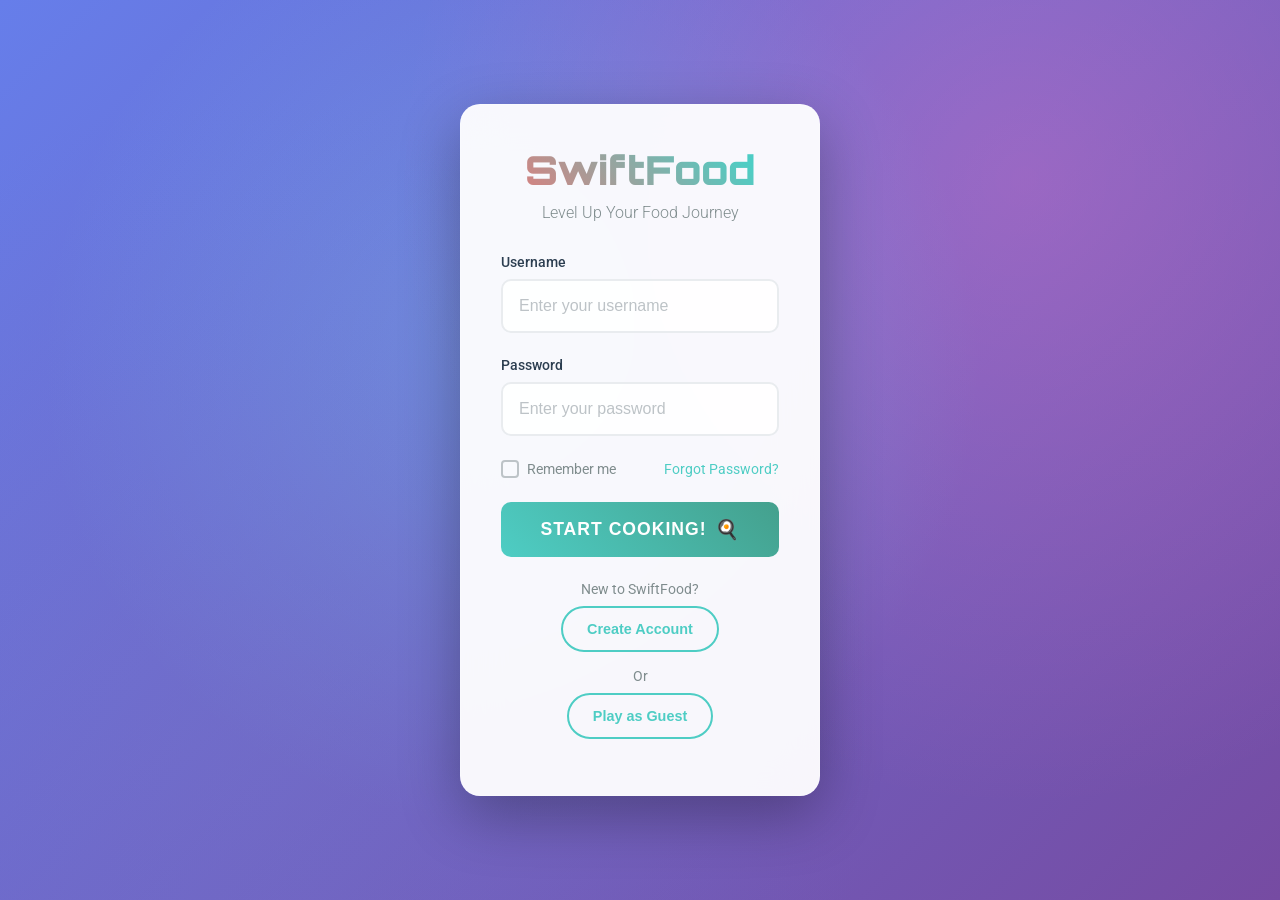
<file: Frontend/login.html>
<!DOCTYPE html>
<html lang="en">
<head>
    <meta charset="UTF-8">
    <meta name="viewport" content="width=device-width, initial-scale=1.0">
    <title>SwiftFood - Login</title>
    <link rel="stylesheet" href="login-styles.css">
    <link href="https://fonts.googleapis.com/css2?family=Orbitron:wght@400;700;900&family=Roboto:wght@300;400;500&display=swap" rel="stylesheet">
</head>
<body>
    <div class="login-container">
        <div class="login-card">
            <div class="logo-section">
                <h1 class="game-logo">SwiftFood</h1>
                <p class="tagline">Level Up Your Food Journey</p>
            </div>
            
            <form class="login-form" id="loginForm">
                <div class="input-group">
                    <label for="username">Username</label>
                    <input type="text" id="username" name="username" required placeholder="Enter your username">
                </div>
                
                <div class="input-group">
                    <label for="password">Password</label>
                    <input type="password" id="password" name="password" required placeholder="Enter your password">
                </div>
                
                <div class="form-options">
                    <label class="checkbox-container">
                        <input type="checkbox" id="rememberMe">
                        <span class="checkmark"></span>
                        Remember me
                    </label>
                    <a href="#" class="forgot-password">Forgot Password?</a>
                </div>
                
                <button type="submit" class="login-btn">
                    <span class="btn-text">Start Cooking!</span>
                    <span class="btn-icon">🍳</span>
                </button>
            </form>
            
            <div class="register-section">
                <p>New to SwiftFood?</p>
                <button class="register-btn" onclick="showRegisterForm()">Create Account</button>
            </div>
            
            <div class="guest-section">
                <p>Or</p>
                <button class="guest-btn" onclick="loginAsGuest()">Play as Guest</button>
            </div>
        </div>
        
        <!-- Register Form (Hidden by default) -->
        <div class="register-card" id="registerCard" style="display: none;">
            <div class="logo-section">
                <h1 class="game-logo">Join SwiftFood</h1>
                <p class="tagline">Begin Your Culinary Adventure</p>
            </div>
            
            <form class="register-form" id="registerForm">
                <div class="input-group">
                    <label for="regUsername">Username</label>
                    <input type="text" id="regUsername" name="regUsername" required placeholder="Choose a username">
                </div>
                
                <div class="input-group">
                    <label for="regEmail">Email</label>
                    <input type="email" id="regEmail" name="regEmail" required placeholder="Enter your email">
                </div>
                
                <div class="input-group">
                    <label for="regPassword">Password</label>
                    <input type="password" id="regPassword" name="regPassword" required placeholder="Create a password">
                </div>
                
                <div class="input-group">
                    <label for="confirmPassword">Confirm Password</label>
                    <input type="password" id="confirmPassword" name="confirmPassword" required placeholder="Confirm your password">
                </div>
                
                <button type="submit" class="register-submit-btn">
                    <span class="btn-text">Create Account</span>
                    <span class="btn-icon">🎯</span>
                </button>
            </form>
            
            <div class="back-to-login">
                <button class="back-btn" onclick="showLoginForm()">← Back to Login</button>
            </div>
        </div>
    </div>

    <script src="login.js"></script>
</body>
</html>
</file>
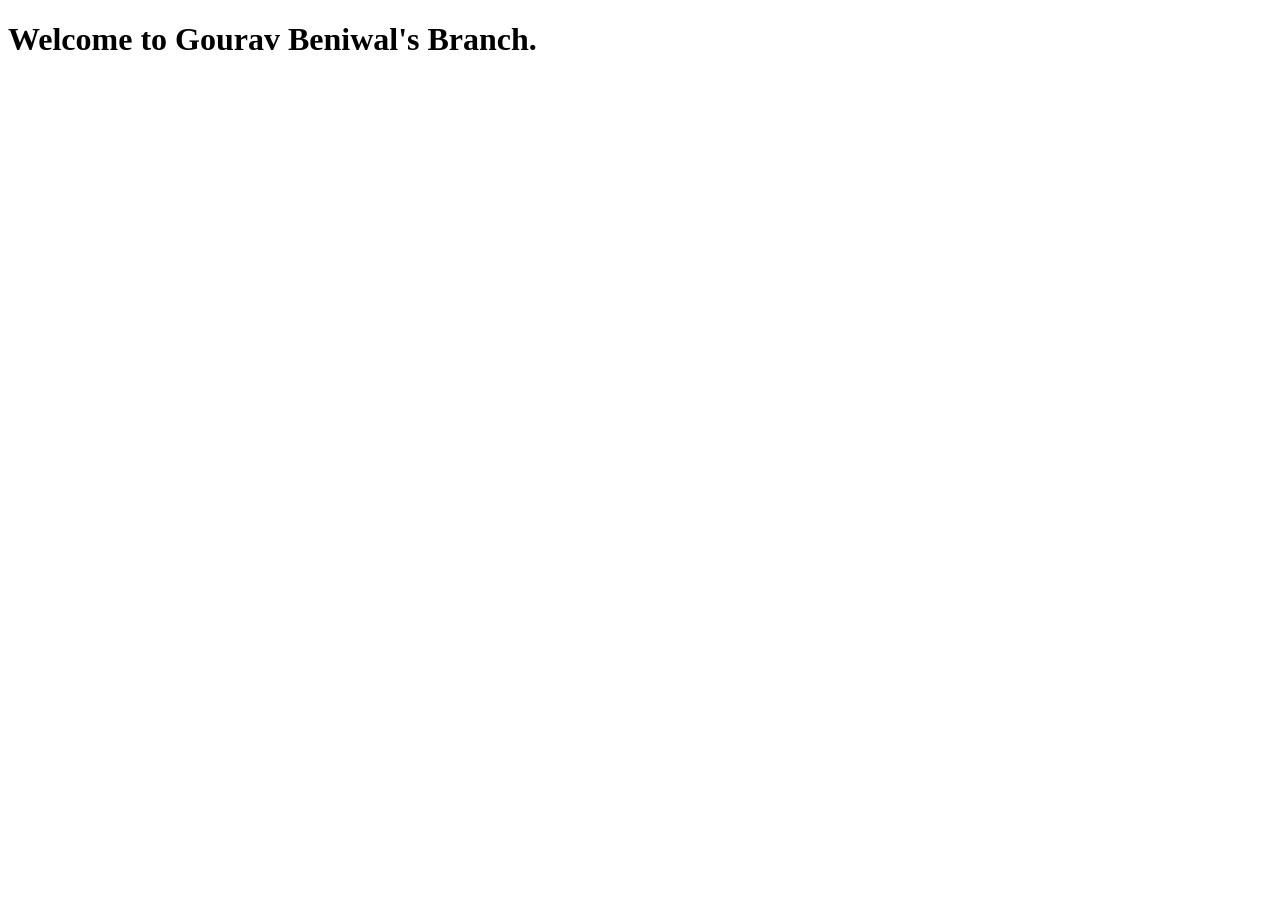
<file: frontend/main.html>
<!DOCTYPE html>
<html lang="en">
  <head>
    <meta charset="UTF-8" />
    <meta name="viewport" content="width=device-width, initial-scale=1.0" />
    <title>Document</title>
  </head>
  <body>
    <h1>Welcome to Gourav Beniwal's Branch.</h1>
  </body>
</html>
</file>
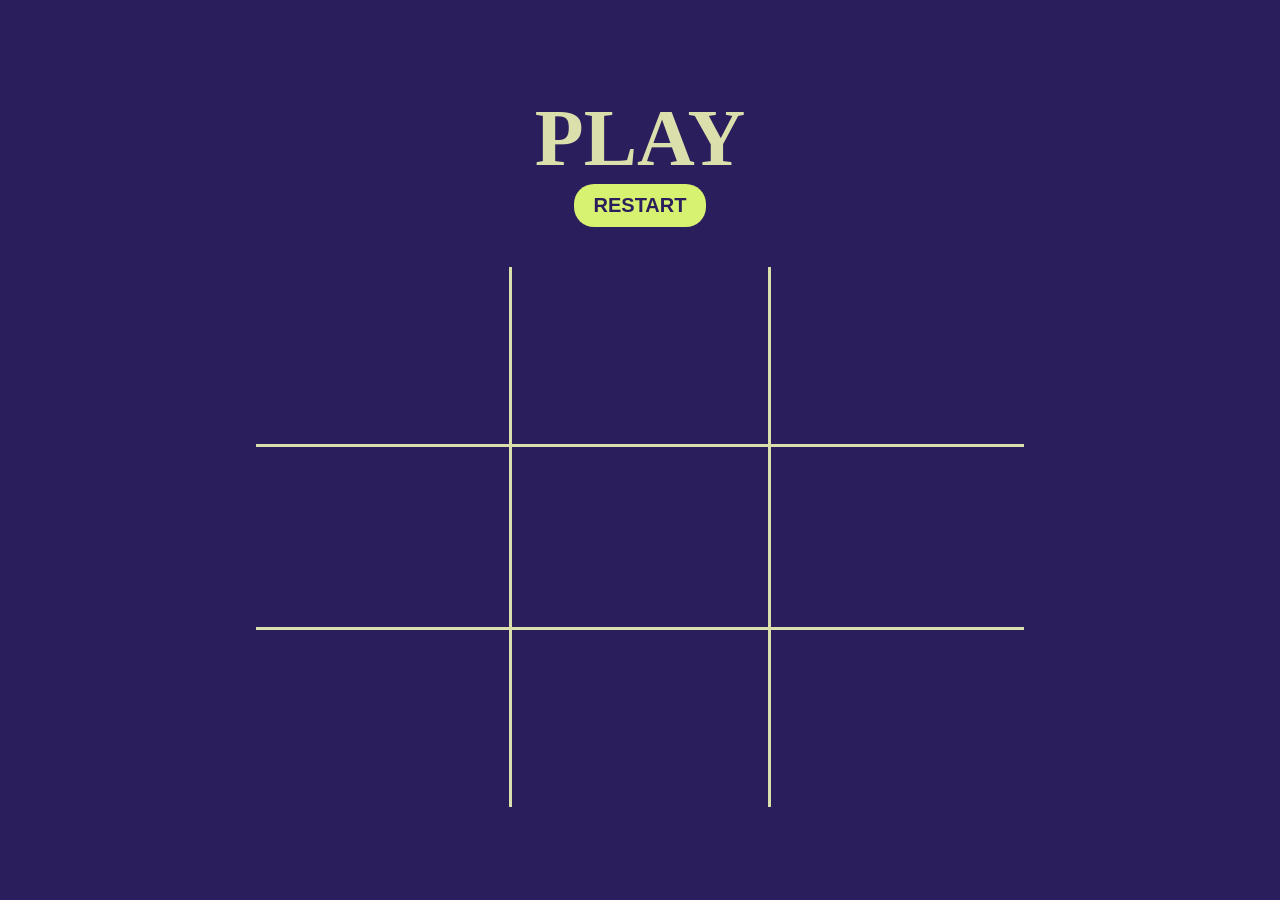
<file: Frontend/Tic Tac Toe.html>
<!DOCTYPE html>
<html lang="en">

<head>
    
    <style>
        :root {
            --text: #dbdfac;
            --bg: #2a1e5c;
            --btn-bg: #d7f171;
        }

        * {
            margin: 0;
            padding: 0;
            box-sizing: border-box;
        }

        body {
            color: var(--text);
            background-color: var(--bg);
            font-family: 'Nerko One', cursive;
        }

        h1 {
            font-size: 80px;
            margin-bottom: 0;
            text-transform: uppercase;
        }

        .container {
            height: 100vh;
            width: 100vw;
            display: flex;
            justify-content: center;
            align-items: center;
            flex-direction: column;
        }

        #board {
            width: 60vw;
            display: flex;
            flex-wrap: wrap;
            font-size: 100px;
            margin-top: 40px;
        }

        .box {
            height: 20vh;
            width: 20vw;
            display: flex;
            justify-content: center;
            align-items: center;
            color: var(--text);
        }

        #restart {
            padding: 10px 20px;
            background-color: var(--btn-bg);
            border: none;
            border-radius: 20px;
            color: var(--bg);
            font-size: 20px;
            font-weight: bold;
            cursor: pointer;
            text-transform: uppercase;
        }
    </style>
</head>

<body>
    <div class="container">
        <h1 id="heading">Play</h1>
        <h2 id="strategy"></h2>
        <button id="restart">Restart</button>
        <div id="board">
            <div class="box" id="0"></div>
            <div class="box" id="1"></div>
            <div class="box" id="2"></div>
            <div class="box" id="3"></div>
            <div class="box" id="4"></div>
            <div class="box" id="5"></div>
            <div class="box" id="6"></div>
            <div class="box" id="7"></div>
            <div class="box" id="8"></div>
        </div>
    </div>
    <script>
        const boxes = document.querySelectorAll('.box');
        const text = document.querySelector('#heading');
        const strategy = document.querySelector('#strategy');
        const restartBtn = document.querySelector('#restart');

        const spaces = [];
        const tick_circle = 'O';
        const tick_x = 'X';
        let currentPlayer = tick_circle;

        const drawBoard = () => {
            boxes.forEach((box, i) => {
                let styleString = '';
                if (i < 3) {
                    styleString += 'border-bottom: 3px solid var(--text);';
                }
                if (i % 3 === 0) {
                    styleString += 'border-right: 3px solid var(--text);';
                }
                if (i % 3 === 2) {
                    styleString += 'border-left: 3px solid var(--text);';
                }
                if (i > 5) {
                    styleString += 'border-top: 3px solid var(--text);';
                }
                box.style = styleString;
                box.addEventListener('click', boxClicked);
            });
        };

        const boxClicked = (e) => {
            const id = e.target.id;
            console.log(e);
            if (!spaces[id]) {
                console.log(spaces[id]);
                spaces[id] = currentPlayer;
                e.target.innerText = currentPlayer;

                if (playerWon()) {
                    text.innerText = `${currentPlayer} has won!`;
                    restart();
                    return;
                }

                if (playerDraw()) {
                    return;
                }
                currentPlayer = currentPlayer === tick_circle ? tick_x : tick_circle;
            }
        };

        const playerWon = () => {
            if (spaces[0] === currentPlayer) {
                if (spaces[1] === currentPlayer && spaces[2] === currentPlayer) {
                    strategy.innerText = `${currentPlayer} wins up to top`;
                    return true;
                }
                if (spaces[3] === currentPlayer && spaces[6] === currentPlayer) {
                    strategy.innerText = `${currentPlayer} wins on the left`;
                    return true;
                }
                if (spaces[4] === currentPlayer && spaces[8] === currentPlayer) {
                    strategy.innerText = `${currentPlayer} wins diagonally`;
                    return true;
                }
            }
            if (spaces[8] === currentPlayer) {
                if (spaces[2] === currentPlayer && spaces[5] === currentPlayer) {
                    strategy.innerText = `${currentPlayer} wins on the right`;
                    return true;
                }
                if (spaces[6] === currentPlayer && spaces[7] === currentPlayer) {
                    strategy.innerText = `${currentPlayer} wins on the bottom`;
                    return true;
                }
            }
            if (spaces[4] === currentPlayer) {
                if (spaces[1] === currentPlayer && spaces[7] === currentPlayer) {
                    strategy.innerText = `${currentPlayer} wins vertically on middle`;
                    return true;
                }
                if (spaces[3] === currentPlayer && spaces[5] === currentPlayer) {
                    strategy.innerText = `${currentPlayer} wins horizontally on the middle`;
                    return true;
                }
                if (spaces[2] === currentPlayer && spaces[6] === currentPlayer) {
                    strategy.innerText = `${currentPlayer} wins diagonally`;
                    return true;
                }
            }
        };

        const playerDraw = () => {
            let draw = 0;
            spaces.forEach((space, i) => {
                if (spaces[i] !== null) draw++;
            });
            if (draw === 9) {
                text.innerText = `Draw`;
                restart();
            }
        };

        const restart = () => {
            setTimeout(() => {
                spaces.forEach((space, i) => {
                    spaces[i] = null;
                });
                boxes.forEach((box) => {
                    box.innerText = '';
                });
                text.innerText = `Play`;
                strategy.innerText = ``;
            }, 1000);
        };
        restartBtn.addEventListener('click', restart);
        restart();
        drawBoard();

    </script>
</body>

</html>
</file>
<file: Frontend/login-styles.css>
/* Reset and Base Styles */
* {
    margin: 0;
    padding: 0;
    box-sizing: border-box;
}

body {
    font-family: 'Roboto', sans-serif;
    background: linear-gradient(135deg, #667eea 0%, #764ba2 100%);
    min-height: 100vh;
    display: flex;
    align-items: center;
    justify-content: center;
    position: relative;
    overflow: hidden;
}

/* Animated Background */
body::before {
    content: '';
    position: absolute;
    top: 0;
    left: 0;
    right: 0;
    bottom: 0;
    background: 
        radial-gradient(circle at 20% 80%, rgba(120, 119, 198, 0.3) 0%, transparent 50%),
        radial-gradient(circle at 80% 20%, rgba(255, 119, 198, 0.3) 0%, transparent 50%),
        radial-gradient(circle at 40% 40%, rgba(120, 219, 255, 0.3) 0%, transparent 50%);
    animation: backgroundShift 10s ease-in-out infinite;
}

@keyframes backgroundShift {
    0%, 100% { transform: scale(1) rotate(0deg); }
    50% { transform: scale(1.1) rotate(1deg); }
}

/* Login Container */
.login-container {
    position: relative;
    z-index: 10;
    width: 100%;
    max-width: 400px;
    padding: 20px;
}

/* Login Card */
.login-card, .register-card {
    background: rgba(255, 255, 255, 0.95);
    backdrop-filter: blur(20px);
    border-radius: 20px;
    padding: 2.5rem;
    box-shadow: 0 20px 60px rgba(0, 0, 0, 0.3);
    border: 1px solid rgba(255, 255, 255, 0.2);
    animation: slideInUp 0.6s ease-out;
}

@keyframes slideInUp {
    from {
        opacity: 0;
        transform: translateY(30px);
    }
    to {
        opacity: 1;
        transform: translateY(0);
    }
}

/* Logo Section */
.logo-section {
    text-align: center;
    margin-bottom: 2rem;
}

.game-logo {
    font-family: 'Orbitron', monospace;
    font-size: 2.5rem;
    font-weight: 900;
    background: linear-gradient(45deg, #ff6b6b, #4ecdc4, #45b7d1);
    background-size: 200% 200%;
    -webkit-background-clip: text;
    -webkit-text-fill-color: transparent;
    animation: gradientShift 3s ease-in-out infinite;
    margin-bottom: 0.5rem;
}

@keyframes gradientShift {
    0%, 100% { background-position: 0% 50%; }
    50% { background-position: 100% 50%; }
}

.tagline {
    color: #7f8c8d;
    font-size: 1rem;
    font-weight: 300;
}

/* Form Styles */
.login-form, .register-form {
    margin-bottom: 1.5rem;
}

.input-group {
    margin-bottom: 1.5rem;
}

.input-group label {
    display: block;
    margin-bottom: 0.5rem;
    color: #2c3e50;
    font-weight: 500;
    font-size: 0.9rem;
}

.input-group input {
    width: 100%;
    padding: 1rem;
    border: 2px solid #e9ecef;
    border-radius: 10px;
    font-size: 1rem;
    transition: all 0.3s ease;
    background: rgba(255, 255, 255, 0.9);
}

.input-group input:focus {
    outline: none;
    border-color: #4ecdc4;
    box-shadow: 0 0 0 3px rgba(78, 205, 196, 0.1);
    transform: translateY(-2px);
}

.input-group input::placeholder {
    color: #bdc3c7;
}

/* Form Options */
.form-options {
    display: flex;
    justify-content: space-between;
    align-items: center;
    margin-bottom: 1.5rem;
    font-size: 0.9rem;
}

.checkbox-container {
    display: flex;
    align-items: center;
    cursor: pointer;
    color: #7f8c8d;
}

.checkbox-container input[type="checkbox"] {
    display: none;
}

.checkmark {
    width: 18px;
    height: 18px;
    border: 2px solid #bdc3c7;
    border-radius: 4px;
    margin-right: 0.5rem;
    position: relative;
    transition: all 0.3s ease;
}

.checkbox-container input[type="checkbox"]:checked + .checkmark {
    background: #4ecdc4;
    border-color: #4ecdc4;
}

.checkbox-container input[type="checkbox"]:checked + .checkmark::after {
    content: '✓';
    position: absolute;
    top: 50%;
    left: 50%;
    transform: translate(-50%, -50%);
    color: white;
    font-size: 12px;
    font-weight: bold;
}

.forgot-password {
    color: #4ecdc4;
    text-decoration: none;
    transition: color 0.3s ease;
}

.forgot-password:hover {
    color: #44a08d;
}

/* Buttons */
.login-btn, .register-submit-btn {
    width: 100%;
    background: linear-gradient(45deg, #4ecdc4, #44a08d);
    color: white;
    border: none;
    padding: 1rem;
    border-radius: 10px;
    font-size: 1.1rem;
    font-weight: 600;
    cursor: pointer;
    transition: all 0.3s ease;
    display: flex;
    align-items: center;
    justify-content: center;
    gap: 0.5rem;
    text-transform: uppercase;
    letter-spacing: 1px;
}

.login-btn:hover, .register-submit-btn:hover {
    transform: translateY(-3px);
    box-shadow: 0 10px 25px rgba(78, 205, 196, 0.4);
}

.btn-icon {
    font-size: 1.2rem;
}

/* Register Section */
.register-section, .guest-section {
    text-align: center;
    margin-bottom: 1rem;
}

.register-section p, .guest-section p {
    color: #7f8c8d;
    margin-bottom: 0.5rem;
    font-size: 0.9rem;
}

.register-btn, .guest-btn {
    background: transparent;
    color: #4ecdc4;
    border: 2px solid #4ecdc4;
    padding: 0.8rem 1.5rem;
    border-radius: 25px;
    cursor: pointer;
    font-weight: 600;
    transition: all 0.3s ease;
    font-size: 0.9rem;
}

.register-btn:hover, .guest-btn:hover {
    background: #4ecdc4;
    color: white;
    transform: translateY(-2px);
    box-shadow: 0 5px 15px rgba(78, 205, 196, 0.3);
}

/* Back Button */
.back-btn {
    background: linear-gradient(45deg, #e74c3c, #c0392b);
    color: white;
    border: none;
    padding: 0.8rem 1.5rem;
    border-radius: 25px;
    cursor: pointer;
    font-weight: 600;
    transition: all 0.3s ease;
    font-size: 0.9rem;
}

.back-btn:hover {
    transform: translateX(-5px);
    box-shadow: 0 5px 15px rgba(231, 76, 60, 0.4);
}

.back-to-login {
    text-align: center;
    margin-top: 1rem;
}

/* Responsive Design */
@media (max-width: 480px) {
    .login-container {
        padding: 10px;
    }
    
    .login-card, .register-card {
        padding: 2rem;
    }
    
    .game-logo {
        font-size: 2rem;
    }
    
    .form-options {
        flex-direction: column;
        gap: 1rem;
        align-items: flex-start;
    }
}

/* Animation for form switching */
.login-card, .register-card {
    transition: all 0.3s ease;
}

.register-card {
    animation: slideInRight 0.6s ease-out;
}

@keyframes slideInRight {
    from {
        opacity: 0;
        transform: translateX(30px);
    }
    to {
        opacity: 1;
        transform: translateX(0);
    }
}
</file>
